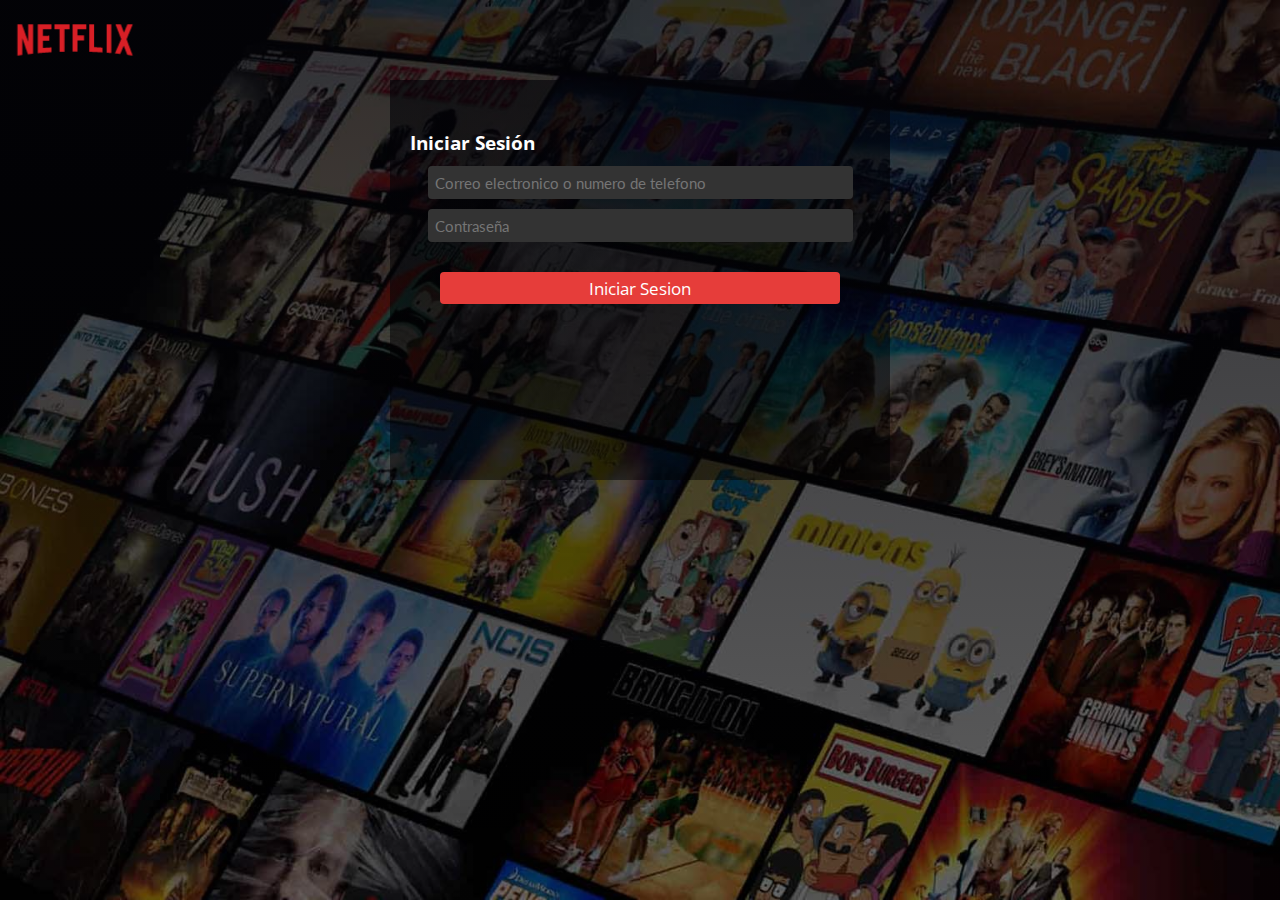
<file: index.html>
<!DOCTYPE html>
<html lang="es">
<head>
    <meta charset="UTF-8">
    <meta http-equiv="X-UA-Compatible" content="IE=edge">
    <meta name="viewport" content="width=device-width, initial-scale=1.0">
    <title>Netflix</title>
    <link rel="stylesheet" href="./stylesindex.css">
</head>
<body>
    
    <header>
        <div class="filter"></div>
        <!--Contenedor Logo-->
        <div class="container-logo">
           <img src="./ims-index/0-281af5-removebg-preview.png" alt="">
        </div>
        
        <!--Contenedor Login-->
        <div class="form-container">
           <form action="">
               <h1>Iniciar Sesión</h1>
               <input type="email" id="inputemail" placeholder="Correo electronico o numero de telefono" required>
               <input type="password" id="inputpassword" placeholder="Contraseña" required>
               <button type="submit" id="buttonsubmit">Iniciar Sesion</button>
           </form>
        </div>
    </header>

<script src="scriptstart.js"></script>
</body>
</html>
</file>
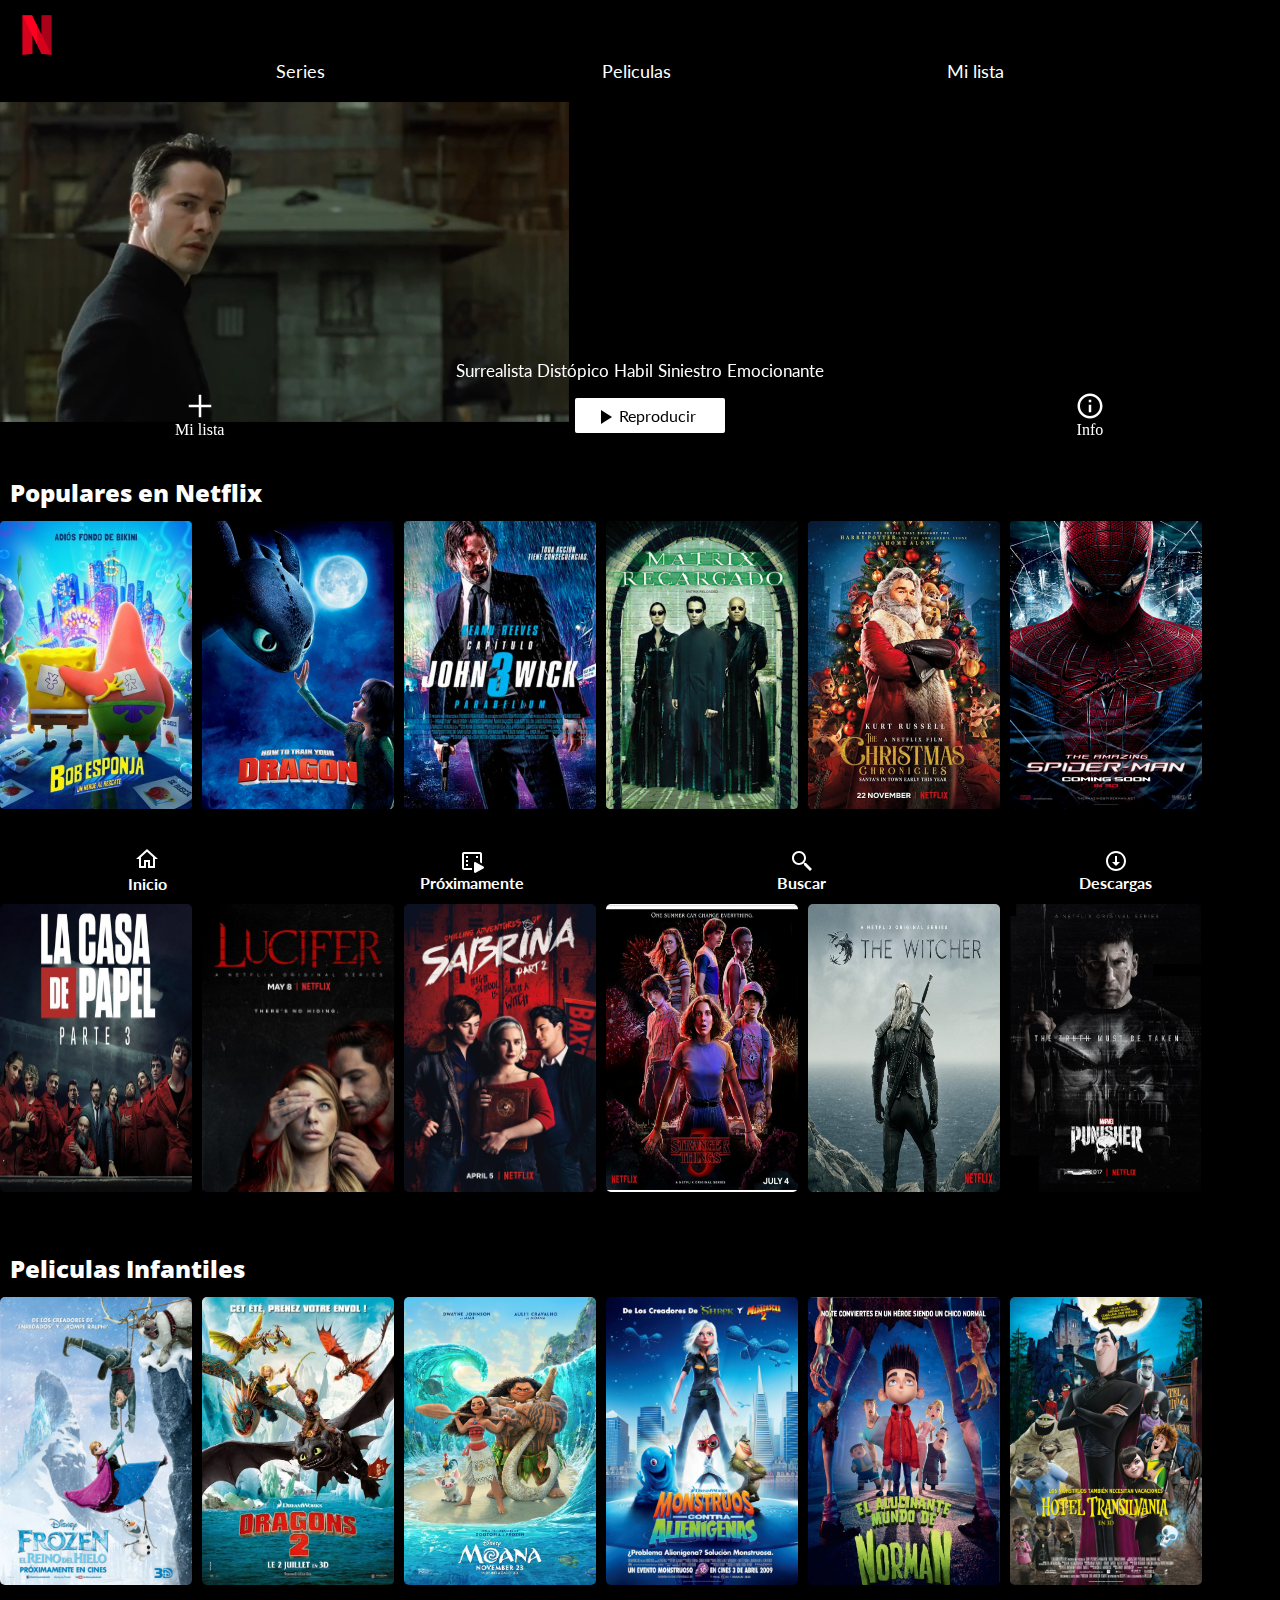
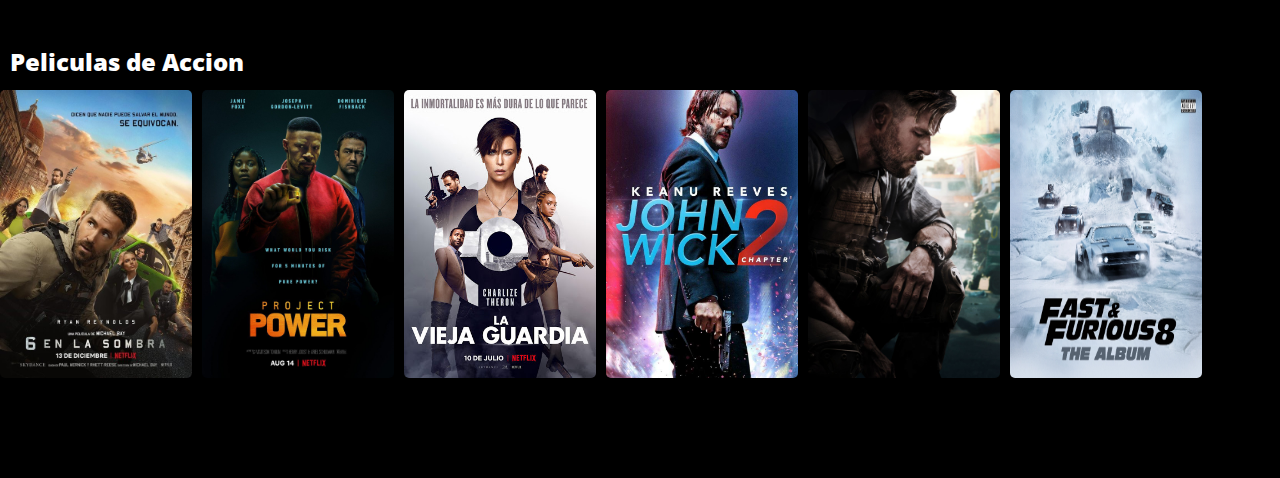
<file: start.html>
<!DOCTYPE html>
<html lang="es">
<head>
    <meta charset="UTF-8">
    <meta http-equiv="X-UA-Compatible" content="IE=edge">
    <link rel="shortcut icon" href="./images/logo-netflix.png" type="image/x-icon">
    <meta name="viewport" content="width=device-width, initial-scale=1.0">
    <title>Reto Netflix</title>
    <link rel="stylesheet" href="styles.css">
</head>
<body>

    <header>

        <!--Contenedor logo superior y degradado-->
        <div class="container-logo" id="container-logo">
           <img src="./images/logo-netflix.png" alt="Logo oficial Netflix">
           <h1 id="correouser"></h1>
        </div>
        <!--Contenedor Menu Pincipal-->
        <div class="container-menu">
           <ul>
               <li><a href="#">Series</a></li>
               <li><a href="#">Peliculas</a></li>
               <li><a href="#">Mi lista</a></li>
           </ul>
        </div>

        <div class="container-video">
            <video autoplay muted loop src="./images/matrix.mp4"></video>
        </div>

        <!--Contenedor temas y buttons-->
        <div class="containerlistbuttons">
            <div class="container-lista">
                <ul>
                    <li>Surrealista</li>
                    <li>Distópico</li>
                    <li>Habil</li>
                    <li>Siniestro</li>
                    <li>Emocionante</li>
                </ul>
            </div>

            <div class="contenedor-buttons">
                <div class="const-lista">
                    <img src="./images/iconos/plus.svg" alt="Icono de añadir">
                    <p>Mi lista</p>
                </div>
                <div class="const-play">
                    <button>Reproducir</button>
                </div>
                <div class="const-info">
                    <img src="./images/iconos/info.svg" alt="Icono Info">
                    <p>Info</p>
                </div>
            </div>
        </div>
         
    </header>

    <nav>
       <section class="section1">
           <h1>Populares en Netflix</h1>
           <div class="container-caratulas">
               <img src="./images/caratulas/bob.png" alt="">
               <img src="./images/caratulas/dragon.png" alt="">
               <img src="./images/caratulas/john.png" alt="">
               <img src="./images/caratulas/matrix.png" alt="">
               <img src="./images/caratulas/santa.png" alt="">
               <img src="./images/caratulas/spider-man.png" alt="">
           </div>
       </section>

       <section class="section2">
           <h1>Series de EE.UU</h1>
           <div class="container-caratulas caratulas-2">
               <img src="./images/caratulas/casadepapel.jpeg" alt="">
               <img src="./images/caratulas/lucifer.jpg" alt="">
               <img src="./images/caratulas/sabrina.jpg" alt="">
               <img src="./images/caratulas/stranger.png" alt="">
               <img src="./images/caratulas/The-Witcher.jpg" alt="">
               <img src="./images/caratulas/The_Punisher.png" alt="">
           </div>
       </section>

       <section class="section3">
           <h1>Peliculas Infantiles</h1>
           <div class="container-caratulas caratulas-3">
              <img src="./images/caratulas/Frozen_El_Reino_Del_Hielo-Cartel.jpg" alt="">
              <img src="./images/caratulas/how_to_train_your_dragon_2_dreamworks_2014_poster3 (1).jpg" alt="">
              <img src="./images/caratulas/Moana_official_poster.jpg" alt="">
              <img src="./images/caratulas/Monstruos_Contra_Alienigenas-Cartel.jpg" alt="">
              <img src="./images/caratulas/peliculas-de-halloween-para-ninos-10-unamamanovata.jpg" alt="">
              <img src="./images/caratulas/Hotel_Transilvania-Cartel.jpg" alt="">
            </div>
       </section>

       <section class="section4">
           <h1>Peliculas de Accion</h1>
           <div class="container-caratulas caratulas-4">
              <img src="./images/caratulas/accion1.jpg" alt="">
              <img src="./images/caratulas/accion2.jpg" alt="">
              <img src="./images/caratulas/accion3.jpg" alt="">
              <img src="./images/caratulas/accion4.jpg" alt="">
              <img src="./images/caratulas/accion5.jpg" alt="">
              <img src="./images/caratulas/accion6.jpeg" alt="">
           </div>
       </section>
    </nav>


    <footer>
        <div class="icon-inicio" >
           <a href="#container-logo">
               <img src="./images/iconos/home.svg" alt="">
            </a>
               <p>Inicio</p>
           
        </div>
        <div class="icon-proximamente">
           <img src="./images/iconos/cinema.svg" alt="">
           <p>Próximamente</p>
        </div>
        <div class="icon-buscar">
           <img src="./images/iconos/search.svg" alt="">
           <p>Buscar</p>
        </div>
        <div class="icon-descargas">
           <img src="./images/iconos/dowload.svg" alt="">
           <p>Descargas</p>
        </div>
    </footer>

<script src="script.js"></script> 
</body>
</html>
</file>
<file: stylesindex.css>
@import url('https://fonts.googleapis.com/css2?family=Open+Sans:wght@600&display=swap');
@import url('https://fonts.googleapis.com/css2?family=Lato:wght@300&display=swap');


*{
    margin: 0;
    padding: 0;
    box-sizing: border-box;
}

/*Variables de color y fuentes*/
:root{
    --fuentetitulos: 'Open Sans', sans-serif;
    --fuentetextos: 'Lato', sans-serif;
    --colornegronetflix : #141414;
    --colorblanconetflix : white;
}

header{
    width: 100%;
    height: 100vh;
    background: url("./ims-index/back-netflix.jpg");
    background-repeat: no-repeat;
    background-size: cover;
}

.container-logo{
    width: 100%;
    display: flex;
    height: auto;
}

.container-logo img{
    width: 150px;
    z-index: 2;
    position: relative;
    bottom: 10px;
}

.filter{
    width: 100%;
    position: absolute;
    height: 100%;
    z-index: 1;
    background: rgb(0,0,0);
    background: linear-gradient(180deg, rgba(0,0,0,1) 0%, rgba(3,3,8,0.7483368347338936) 0%, rgba(0,0,0,0.4766281512605042) 100%);
}

.form-container{
    width: 100%;
    height: auto;
    z-index: 2;
    color: white;
    position: relative;
    display: flex;
    justify-content: center;
    bottom: 20px;
}

.form-container form{
    width: 80%;
    max-width: 500px;
    height: 400px;
    background: rgb(0,0,0);
    background: linear-gradient(180deg, rgba(0,0,0,1) 0%, rgba(3,3,8,0.6446953781512605) 0%, rgba(0,0,0,0.4766281512605042) 100%);
    display: flex;
    flex-direction: column;
    align-items: center;
    padding-top: 50px;
}

.form-container form h1{
    color: white;
    font-family: var(--fuentetitulos);
    font-size: 19px;
    display: flex;
    align-self: flex-start;
    margin-left: 20px;

}

.form-container form input{
    background-color: #333333;
    border: none;
    margin-top: 10px;
    width: 85%;
    height: 33px;
    outline: none;
    padding: 7px;
    color: white;
    font-size: 15px;
    font-family: var(--fuentetextos);
    border-radius: 4px;
}

.form-container form button{
    margin-top: 30px;
    width: 80%;
    height: 32px;
    color: white;
    background-color: #E63D3A;
    border: none;
    border-radius: 4px;
    font-size: 17px;
    font-family: var(--fuentetitulos);
    outline: none;
    cursor: pointer;
}
</file>
<file: styles.css>
@import url('https://fonts.googleapis.com/css2?family=Open+Sans:wght@600&display=swap');
@import url('https://fonts.googleapis.com/css2?family=Lato:wght@300&display=swap');


*{
    margin: 0;
    padding: 0;
    box-sizing: border-box;
}

html{
    scroll-behavior: smooth;
}

body{
    color: white;
    background-color: black;
}

/*Variables de color y fuentes*/
:root{
    --fuentetitulos: 'Open Sans', sans-serif;
    --fuentetextos: 'Lato', sans-serif;
    --colornegronetflix : #141414;
    --colorblanconetflix : white;
}


/*Estilos Header*/

header{
    width: 100%;
    height: auto;
    display: flex;
    flex-direction: column;
    
}

.container-video video{
    height: 320px;
}

.container-video{
    overflow: hidden;
}

.container-logo{
    width: 100%;
    padding: 10px;
    display: flex;
    flex-direction: column;
}

.container-logo h1{
    display: flex;
    align-self: flex-end;
    position: relative;
    bottom: 20px;
    font-size: 16px;
    margin-right: 10px;
    font-family: var(--fuentetitulos);
}

.container-logo img{
    height: 40px;
    width: 30px;
    position: relative;
    left: 12px;
    top: 5px;
}

.container-menu{
    width: 100%;
    display: flex;
    padding-bottom: 20px;
}

.container-menu ul{
    display: flex;
    justify-content: space-evenly;
    width: 100%;
}

.container-menu ul li{
   list-style: none;
   font-size: 18px;
   font-family: var(--fuentetextos);
}

.container-menu ul li a{
    text-decoration: none;
    color: white;
    
}

.containerlistbuttons{
    position: absolute;
    top: 360px;
    display: flex;
    flex-direction: column;
    align-items: center;
    width: 100%;
}

.container-lista{
    display: flex;
    width: 100%;
    justify-content: center;
    overflow: hidden;
}

.container-lista ul{
    display: flex;
    gap: 5px;
}

.container-lista ul li{
    list-style: none;
    font-size: 17px;
    font-family: var(--fuentetextos);
}

.contenedor-buttons{
    display: flex;
    width: 100%;
    justify-content: space-around;
    align-items: center;
    padding-top: 10px;
}

.const-lista, .const-info{
    display: flex;
    flex-direction: column;
    align-items: center;
}

.const-info img, .const-lista img{
    width: 30px;
}

.const-play button{
    background-color: #FFFFFF;
    width: 150px;
    height: 35px;
    border: none;
    font-size: 16px;
    font-family: var(--fuentetextos);
    border-radius: 2px;
    outline: none;
    padding-left: 16px;
    background-image: url("./images/iconos/play.svg");
    background-repeat: no-repeat;
    background-attachment: scroll;
    background-position-y: 7px;
    background-position-x: 18px ;
}

/*Estilos Nav*/
nav{
    width: 100%;
    padding-top: 50px;
    display: flex;
    flex-direction: column;
}

nav .section1{
    width: 100%;
    display: flex;
    flex-direction: column;
}

nav .section1 h1, nav .section2 h1, nav .section3 h1, .section4 h1{
    align-self: flex-start;
    padding-bottom: 12px;
    margin-left: 10px;
    font-size: 24px;
    font-family: var(--fuentetitulos);
    font-weight: 800;

}

 .container-caratulas{
    width: 100%;
    display: flex;
    flex-direction: row;
    gap: 10px;
    overflow: auto;
    padding-bottom: 50px;
}

.section2{
    width: 100%;
    display: flex;
    flex-direction: column;
    padding-bottom: 10px;
}

.caratulas-2 img, .caratulas-3 img, .caratulas-4 img{
    width: 192px;
    height: 288px;
    border-radius: 5px;
}

.section3{
    width: 100%;
    display: flex;
    flex-direction: column;
    padding-bottom: 10px;
}


.section4{
    padding-bottom: 50px;
}


/*Estilos footer*/
footer{
    width: 100%;
    height: 60px;
    position: fixed;
    background-color: black;
    z-index: 5;
    color: white;
    bottom: 0px;
    display: flex;
    justify-content: space-around;
    align-items: center;
    border: 1px solid black;
}

footer .icon-inicio, .icon-proximamente, .icon-buscar, .icon-descargas{
    display: flex;
    flex-direction: column;
    align-items: center;
    cursor: pointer;
    font-size: 16px;
    font-family: var(--fuentetextos);
    font-weight: bold;
}
</file>
